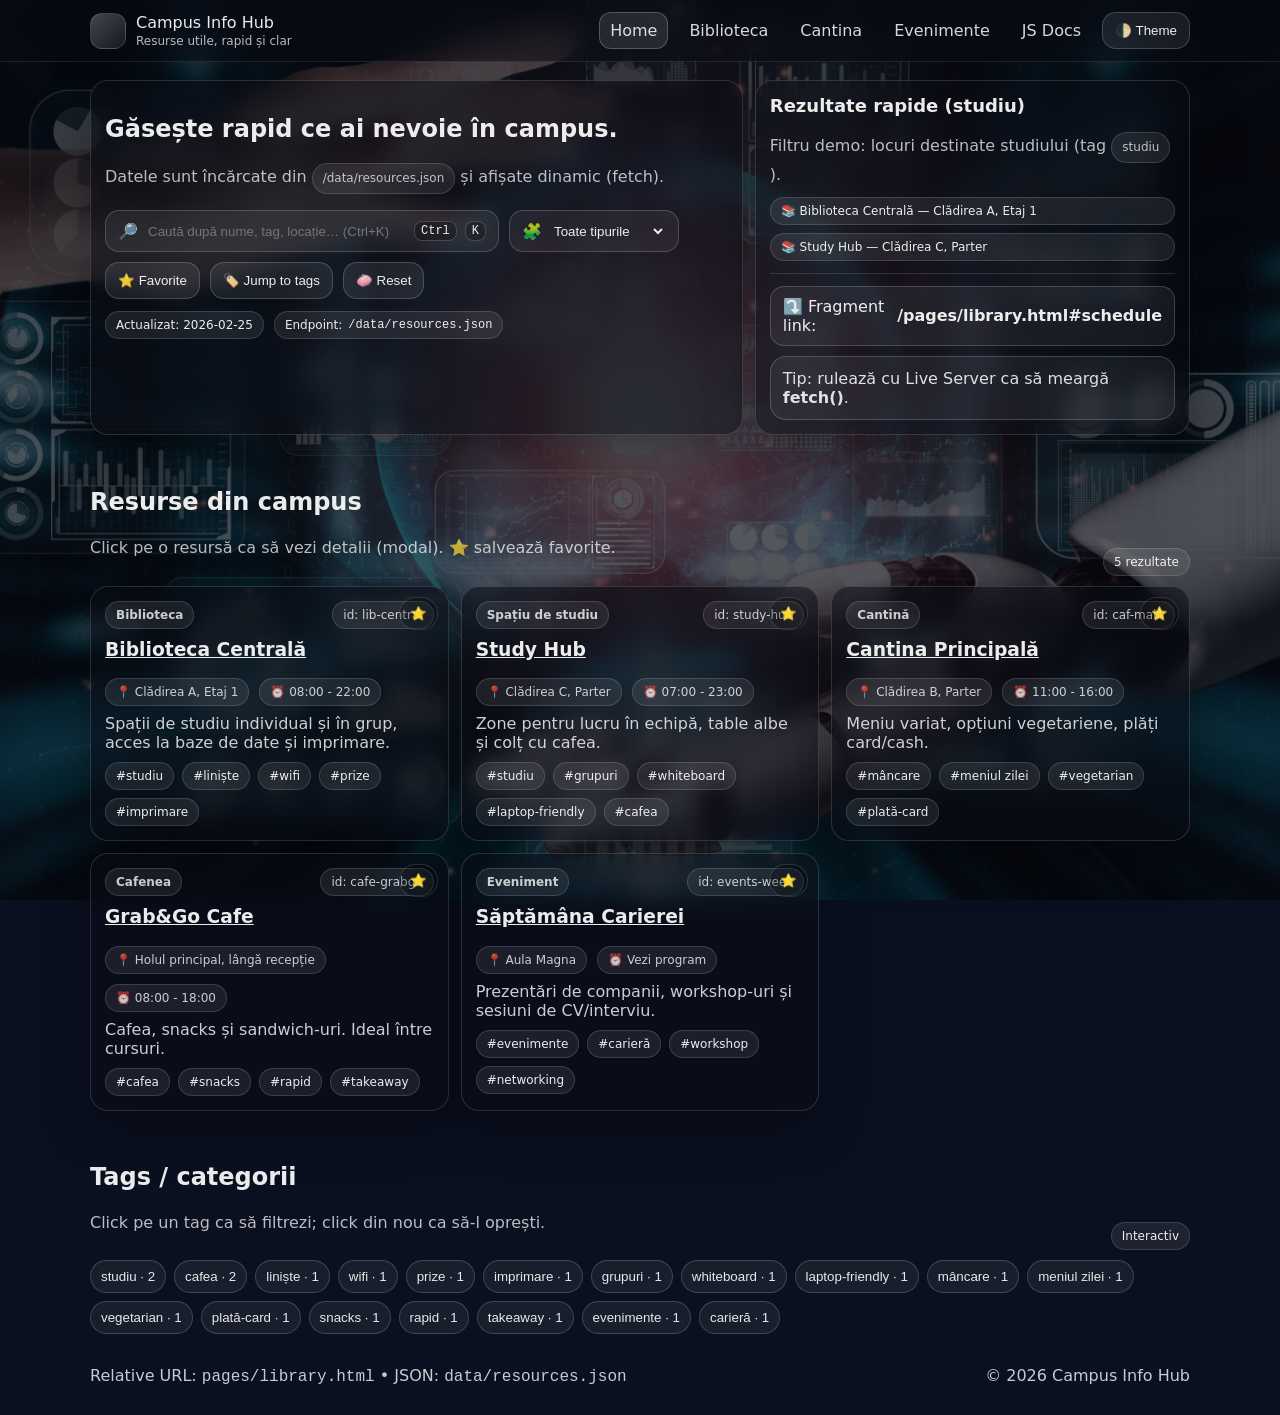
<file: Laborator2/index.html>
<!doctype html>
<html lang="ro">
<head>
  <meta charset="utf-8" />
  <meta name="viewport" content="width=device-width, initial-scale=1" />
  <title>Campus Info Hub</title>
  <link rel="stylesheet" href="assets/css/styles.css" />
</head>
<body style="background-image: url('assets/img/img1.jpg');">
  <a class="skip" href="#main">Sari la conținut</a>

  <header class="topbar">
    <div class="container topbar-inner">
      <a class="brand" href="index.html">
        <span class="logo" aria-hidden="true"></span>
        <div>
          Campus Info Hub
          <small>Resurse utile, rapid și clar</small>
        </div>
      </a>

      <nav class="nav" aria-label="Navigație">
        <a data-page="index.html" href="index.html">Home</a>
        <a data-page="library.html" href="pages/library.html">Biblioteca</a>
        <a data-page="cafeteria.html" href="pages/cafeteria.html">Cantina</a>
        <a data-page="events.html" href="pages/events.html">Evenimente</a>
        <a href="https://www.w3schools.com/js/" target="_blank" rel="noreferrer">JS Docs</a>

        <button class="btn" id="theme" type="button" title="Schimbă tema">🌓 Theme</button>
      </nav>
    </div>
  </header>

  <main id="main" class="container">
    <section class="hero">
      <div class="hero-grid">
        <div class="hero-card">
          <h1>Găsește rapid ce ai nevoie în campus.</h1>
          <p class="subtitle">
            Datele sunt încărcate din <span class="pill">/data/resources.json</span> și afișate dinamic (fetch).
          </p>

          <div class="controls" aria-label="Filtrare resurse">
            <div class="input" title="Shortcut: Ctrl+K">
              🔎 <input id="q" type="search" placeholder="Caută după nume, tag, locație… (Ctrl+K)" />
              <kbd>Ctrl</kbd><kbd>K</kbd>
            </div>

            <div class="select">
              🧩
              <label for="type" class="skip">Tip</label>
              <select id="type">
                <option value="all">Toate tipurile</option>
                <option value="Biblioteca">Biblioteca</option>
                <option value="Spațiu de studiu">Spațiu de studiu</option>
                <option value="Cantină">Cantină</option>
                <option value="Cafenea">Cafenea</option>
                <option value="Eveniment">Eveniment</option>
              </select>
            </div>

            <button class="btn" id="favOnly" type="button" aria-pressed="false">⭐ Favorite</button>
            <button class="btn" id="jumpTags" type="button">🏷️ Jump to tags</button>
            <button class="btn" id="clear" type="button">🧼 Reset</button>
          </div>

          <div style="margin-top:12px; display:flex; gap:10px; flex-wrap:wrap;">
            <span class="pill" id="status">Se încarcă datele…</span>
            <span class="pill">Endpoint: <code>/data/resources.json</code></span>
          </div>
        </div>

        <div class="hero-card">
          <h2 style="margin:0 0 8px; font-size:18px;">Rezultate rapide (studiu)</h2>
          <p class="subtitle" style="margin-bottom:10px;">
            Filtru demo: locuri destinate studiului (tag <span class="pill">studiu</span>).
          </p>
          <div id="studyOnly" style="display:flex; flex-direction:column; gap:8px;"></div>

          <hr class="sep" />

          <a class="anchor" href="pages/library.html#schedule">
            ⤵️ Fragment link: <strong>/pages/library.html#schedule</strong>
          </a>

          <div style="margin-top:10px" class="callout">
            Tip: rulează cu Live Server ca să meargă <strong>fetch()</strong>.
          </div>
        </div>
      </div>
    </section>

    <section class="section" aria-labelledby="resourcesTitle">
      <div class="section-head">
        <div>
          <h2 id="resourcesTitle">Resurse din campus</h2>
          <p class="subtitle">Click pe o resursă ca să vezi detalii (modal). ⭐ salvează favorite.</p>
        </div>
        <div class="pill" id="count">0 rezultate</div>
      </div>

      <div id="grid" class="grid" role="list"></div>
      <div id="skeleton" class="grid skeleton" aria-hidden="true" style="display:none;"></div>
    </section>

    <section class="section" id="tagsSection" aria-labelledby="tagsTitle">
      <div class="section-head">
        <div>
          <h2 id="tagsTitle">Tags / categorii</h2>
          <p class="subtitle">Click pe un tag ca să filtrezi; click din nou ca să-l oprești.</p>
        </div>
        <div class="pill">Interactiv</div>
      </div>

      <div id="tags" class="tags"></div>
    </section>

    <footer class="footer">
      <div class="row">
        <div class="note">
          Relative URL: <code>pages/library.html</code> • JSON: <code>data/resources.json</code>
        </div>
        <div class="note">© 2026 Campus Info Hub</div>
      </div>
    </footer>
  </main>

  <div class="modal" id="modal" aria-hidden="true">
    <div class="modal-card" role="dialog" aria-modal="true" aria-labelledby="modalTitle">
      <button class="modal-close" id="modalClose" type="button" aria-label="Închide">✕</button>

      <div class="modal-head">
        <div class="pill" id="modalType"></div>
        <h2 id="modalTitle" style="margin:8px 0 0;"></h2>
        <div class="modal-meta" id="modalMeta"></div>
      </div>

      <div class="modal-body">
        <p id="modalDesc" class="subtitle" style="margin-top:0;"></p>

        <h3 style="margin:14px 0 8px;">Program</h3>
        <div id="modalSchedule" class="schedule"></div>

        <h3 style="margin:14px 0 8px;">Tags</h3>
        <div id="modalTags" class="tags"></div>

        <div id="modalLinks" style="margin-top:14px;"></div>
      </div>

      <div class="modal-actions">
        <button class="btn" id="modalFav" type="button">⭐ Adaugă la favorite</button>
        <a class="btn" id="modalGo" href="#" title="Deschide pagina resursei">Deschide pagina</a>
      </div>
    </div>
  </div>

  <div id="toast" class="toast" aria-live="polite"></div>
  <script src="assets/js/app.js"></script>
</body>
</html>
</file>
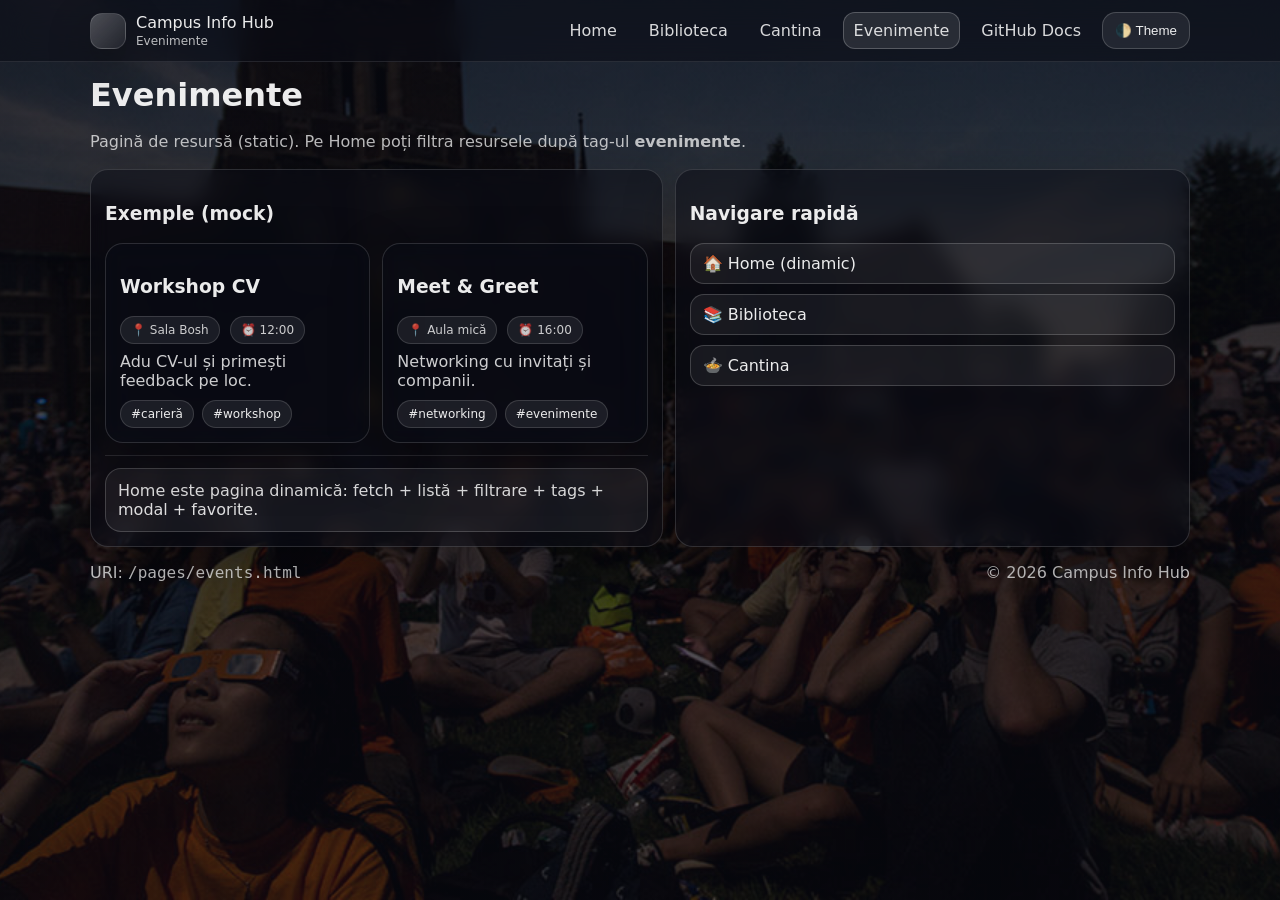
<file: Laborator2/pages/events.html>
<!doctype html>
<html lang="ro">
<head>
  <meta charset="utf-8" />
  <meta name="viewport" content="width=device-width, initial-scale=1" />
  <title>Evenimente • Campus Info Hub</title>
  <link rel="stylesheet" href="../assets/css/styles.css" />
</head>

<body style="background-image: url('../assets/img/img4.jpg');">
  <a class="skip" href="#main">Sari la conținut</a>

  <header class="topbar">
    <div class="container topbar-inner">
      <a class="brand" href="../index.html">
        <span class="logo" aria-hidden="true"></span>
        <div>
          Campus Info Hub
          <small>Evenimente</small>
        </div>
      </a>

      <nav class="nav" aria-label="Navigație">
        <a data-page="index.html" href="../index.html">Home</a>
        <a data-page="library.html" href="library.html">Biblioteca</a>
        <a data-page="cafeteria.html" href="cafeteria.html">Cantina</a>
        <a data-page="events.html" href="events.html">Evenimente</a>

        <a href="https://docs.github.com/en/get-started" target="_blank" rel="noreferrer">GitHub Docs</a>

        <button class="btn" id="theme" type="button">🌓 Theme</button>
      </nav>
    </div>
  </header>

  <main id="main" class="container">
    <h1 class="page-title">Evenimente</h1>
    <p class="lead">
      Pagină de resursă (static). Pe Home poți filtra resursele după tag-ul <strong>evenimente</strong>.
    </p>

    <div class="two-col">
      <section class="panel">
        <h3>Exemple (mock)</h3>
        <div class="grid" style="grid-template-columns: repeat(2, 1fr);">
          <article class="card">
            <h3>Workshop CV</h3>
            <div class="meta">
              <span class="badge">📍 Sala Bosh</span>
              <span class="badge">⏰ 12:00</span>
            </div>
            <div class="details">Adu CV-ul și primești feedback pe loc.</div>
            <div class="tags">
              <span class="pill">#carieră</span>
              <span class="pill">#workshop</span>
            </div>
          </article>

          <article class="card">
            <h3>Meet &amp; Greet</h3>
            <div class="meta">
              <span class="badge">📍 Aula mică</span>
              <span class="badge">⏰ 16:00</span>
            </div>
            <div class="details">Networking cu invitați și companii.</div>
            <div class="tags">
              <span class="pill">#networking</span>
              <span class="pill">#evenimente</span>
            </div>
          </article>
        </div>

        <hr class="sep" />
        <div class="callout">
          Home este pagina dinamică: fetch + listă + filtrare + tags + modal + favorite.
        </div>
      </section>

      <aside class="panel">
        <h3>Navigare rapidă</h3>
        <div style="display:flex; flex-direction:column; gap:10px;">
          <a class="anchor" href="../index.html">🏠 Home (dinamic)</a>
          <a class="anchor" href="library.html">📚 Biblioteca</a>
          <a class="anchor" href="cafeteria.html">🍲 Cantina</a>
        </div>
      </aside>
    </div>

    <footer class="footer">
      <div class="row">
        <div class="note">URI: <code>/pages/events.html</code></div>
        <div class="note">© 2026 Campus Info Hub</div>
      </div>
    </footer>
  </main>

  <div id="toast" class="toast" aria-live="polite"></div>
  <script src="../assets/js/app.js"></script>
</body>
</html>
</file>
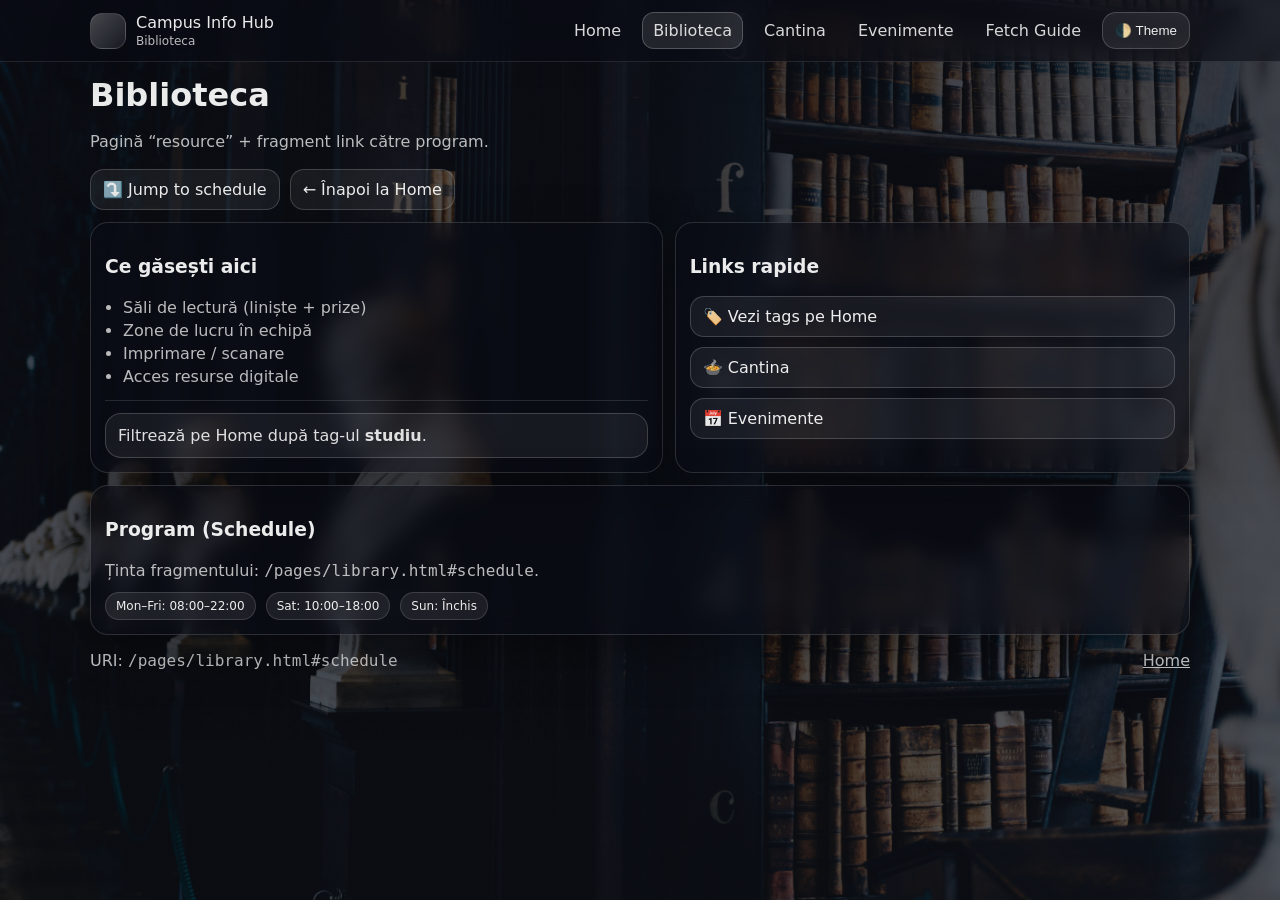
<file: Laborator2/pages/library.html>
<!doctype html>
<html lang="ro">
<head>
  <meta charset="utf-8" />
  <meta name="viewport" content="width=device-width, initial-scale=1" />
  <title>Biblioteca • Campus Info Hub</title>
  <link rel="stylesheet" href="../assets/css/styles.css" />
</head>

<body style="background-image: url('../assets/img/img2.jpg');">
  <a class="skip" href="#main">Sari la conținut</a>

  <header class="topbar">
    <div class="container topbar-inner">
      <a class="brand" href="../index.html">
        <span class="logo" aria-hidden="true"></span>
        <div>
          Campus Info Hub
          <small>Biblioteca</small>
        </div>
      </a>

      <nav class="nav" aria-label="Navigație">
        <a data-page="index.html" href="../index.html">Home</a>
        <a data-page="library.html" href="library.html">Biblioteca</a>
        <a data-page="cafeteria.html" href="cafeteria.html">Cantina</a>
        <a data-page="events.html" href="events.html">Evenimente</a>
        <a href="https://javascript.info/fetch" target="_blank" rel="noreferrer">Fetch Guide</a>

        <button class="btn" id="theme" type="button">🌓 Theme</button>
      </nav>
    </div>
  </header>

  <main id="main" class="container">
    <h1 class="page-title">Biblioteca</h1>
    <p class="lead">Pagină “resource” + fragment link către program.</p>

    <div style="display:flex; gap:10px; flex-wrap:wrap; margin-bottom:12px;">
      <a class="anchor" href="#schedule">⤵️ Jump to schedule</a>
      <a class="anchor" href="../index.html">← Înapoi la Home</a>
    </div>

    <div class="two-col">
      <section class="panel">
        <h3>Ce găsești aici</h3>
        <ul class="lead" style="margin:0; padding-left:18px;">
          <li>Săli de lectură (liniște + prize)</li>
          <li>Zone de lucru în echipă</li>
          <li>Imprimare / scanare</li>
          <li>Acces resurse digitale</li>
        </ul>

        <hr class="sep" />
        <div class="callout">
          Filtrează pe Home după tag-ul <strong>studiu</strong>.
        </div>
      </section>

      <aside class="panel">
        <h3>Links rapide</h3>
        <div style="display:flex; flex-direction:column; gap:10px;">
          <a class="anchor" href="../index.html#tagsSection">🏷️ Vezi tags pe Home</a>
          <a class="anchor" href="cafeteria.html">🍲 Cantina</a>
          <a class="anchor" href="events.html">📅 Evenimente</a>
        </div>
      </aside>
    </div>

    <section class="panel" id="schedule" style="margin-top:12px;">
      <h3>Program (Schedule)</h3>
      <p class="lead" style="margin:0 0 10px;">
        Ținta fragmentului: <code>/pages/library.html#schedule</code>.
      </p>

      <div style="display:flex; gap:10px; flex-wrap:wrap;">
        <span class="pill">Mon–Fri: 08:00–22:00</span>
        <span class="pill">Sat: 10:00–18:00</span>
        <span class="pill">Sun: Închis</span>
      </div>
    </section>

    <footer class="footer">
      <div class="row">
        <div class="note">URI: <code>/pages/library.html#schedule</code></div>
        <div class="note"><a href="../index.html">Home</a></div>
      </div>
    </footer>
  </main>

  <div id="toast" class="toast" aria-live="polite"></div>
  <script src="../assets/js/app.js"></script>
</body>
</html>
</file>
<file: Laborator2/assets/css/styles.css>
:root{
  --bg:#0b1020;
  --text:rgba(255,255,255,.92);
  --muted:rgba(255,255,255,.72);
  --glass:rgba(10,12,20,.55);
  --glass2:rgba(255,255,255,.08);
  --stroke:rgba(255,255,255,.14);
}

*{box-sizing:border-box}
html,body{height:100%}
body{
  margin:0;
  font-family:system-ui,-apple-system,Segoe UI,Roboto,Arial,sans-serif;
  color:var(--text);
  background-color:var(--bg);
  background-size:cover;
  background-position:center;
  background-repeat:no-repeat;
  background-attachment:scroll;
}
body::before{
  content:"";
  position:fixed;
  inset:0;
  background:linear-gradient(to bottom,rgba(8,10,18,.75),rgba(8,10,18,.65));
  z-index:-1;
}

a{color:inherit}
code{font-family:ui-monospace,SFMono-Regular,Menlo,Consolas,monospace}

.container{
  width:min(1100px,92vw);
  margin:0 auto;
}

.skip{
  position:absolute;
  left:-9999px;
  top:auto;
  width:1px;
  height:1px;
  overflow:hidden;
}
.skip:focus{
  left:12px;
  top:12px;
  width:auto;
  height:auto;
  padding:10px 12px;
  border-radius:12px;
  background:rgba(0,0,0,.55);
  border:1px solid var(--stroke);
  z-index:9999;
}

.topbar{
  position:sticky;
  top:0;
  backdrop-filter:blur(14px);
  -webkit-backdrop-filter:blur(14px);
  background:rgba(10,12,20,.55);
  border-bottom:1px solid rgba(255,255,255,.10);
  z-index:50;
}
.topbar-inner{
  display:flex;
  align-items:center;
  justify-content:space-between;
  gap:16px;
  padding:12px 0;
}

.brand{
  text-decoration:none;
  display:flex;
  gap:10px;
  align-items:center;
}
.logo{
  width:36px;
  height:36px;
  border-radius:12px;
  background:linear-gradient(135deg,rgba(255,255,255,.25),rgba(255,255,255,.06));
  border:1px solid var(--stroke);
  box-shadow:0 16px 40px rgba(0,0,0,.35);
}
.brand small{
  display:block;
  color:var(--muted);
  font-size:12px;
  margin-top:2px;
}

.nav{
  display:flex;
  align-items:center;
  gap:10px;
  flex-wrap:wrap;
  justify-content:flex-end;
}
.nav a{
  text-decoration:none;
  padding:8px 10px;
  border-radius:12px;
  border:1px solid transparent;
  color:rgba(255,255,255,.84);
}
.nav a:hover{
  border-color:rgba(255,255,255,.18);
  background:rgba(255,255,255,.06);
}
.nav a.active{
  border-color:rgba(255,255,255,.22);
  background:rgba(255,255,255,.10);
}

.btn{
  border:1px solid rgba(255,255,255,.18);
  background:rgba(255,255,255,.08);
  color:var(--text);
  border-radius:14px;
  padding:10px 12px;
  cursor:pointer;
  text-decoration:none;
  display:inline-flex;
  align-items:center;
  gap:8px;
}
.btn:hover{background:rgba(255,255,255,.12)}
.btn.active{
  border-color:rgba(255,255,255,.28);
  background:rgba(255,255,255,.14);
}

.hero{padding:18px 0}
.hero-grid{
  display:grid;
  grid-template-columns:1.2fr .8fr;
  gap:12px;
}
@media (max-width:900px){
  .hero-grid{grid-template-columns:1fr}
}

.hero-card,.panel,.card{
  backdrop-filter:blur(10px);
  -webkit-backdrop-filter:blur(10px);
  background:var(--glass);
  border:1px solid var(--stroke);
  border-radius:18px;
  box-shadow:0 18px 50px rgba(0,0,0,.35);
  padding:14px;
}

.page-title{margin:14px 0 6px}
.lead,.subtitle{
  color:var(--muted);
  line-height:1.45;
}

.controls{
  display:flex;
  gap:10px;
  flex-wrap:wrap;
  margin-top:12px;
}
.input,.select{
  display:flex;
  align-items:center;
  gap:8px;
  border:1px solid rgba(255,255,255,.18);
  background:rgba(255,255,255,.06);
  padding:10px 12px;
  border-radius:14px;
}
.input input{
  border:0;
  outline:none;
  background:transparent;
  color:var(--text);
  min-width:260px;
}
@media (max-width:520px){
  .input input{min-width:140px}
}
.select select{
  border:0;
  outline:none;
  background:transparent;
  color:var(--text);
}

kbd{
  border:1px solid rgba(255,255,255,.18);
  background:rgba(0,0,0,.25);
  padding:2px 6px;
  border-radius:8px;
  font-size:12px;
}

.section{padding:10px 0 16px}
.section-head{
  display:flex;
  align-items:flex-end;
  justify-content:space-between;
  gap:12px;
  margin:6px 0 10px;
}

.grid{
  display:grid;
  grid-template-columns:repeat(3,1fr);
  gap:12px;
}
@media (max-width:950px){
  .grid{grid-template-columns:repeat(2,1fr)}
}
@media (max-width:620px){
  .grid{grid-template-columns:1fr}
}

.meta{
  display:flex;
  gap:10px;
  flex-wrap:wrap;
  color:rgba(255,255,255,.78);
}
.badge,.pill{
  display:inline-flex;
  align-items:center;
  gap:6px;
  padding:6px 10px;
  border-radius:999px;
  background:var(--glass2);
  border:1px solid var(--stroke);
  font-size:12px;
}

.details{
  margin-top:8px;
  color:rgba(255,255,255,.80);
}

.tags{
  display:flex;
  flex-wrap:wrap;
  gap:8px;
  margin-top:10px;
}

.tag{
  border:1px solid rgba(255,255,255,.18);
  background:rgba(255,255,255,.06);
  color:rgba(255,255,255,.90);
  padding:8px 10px;
  border-radius:999px;
  cursor:pointer;
}
.tag:hover{background:rgba(255,255,255,.10)}
.tag.active{
  background:rgba(255,255,255,.14);
  border-color:rgba(255,255,255,.28);
}

.pill.clickable{
  cursor:pointer;
  user-select:none;
}
.pill.clickable:hover{border-color:rgba(255,255,255,.28)}

.card{
  transform:translateY(0) scale(1);
  transition:transform .18s ease,box-shadow .18s ease,border-color .18s ease;
  position:relative;
  overflow:hidden;
}
.card::before{
  content:"";
  position:absolute;
  inset:-2px;
  background:radial-gradient(600px circle at var(--mx,50%) var(--my,50%),rgba(255,255,255,.18),transparent 40%);
  opacity:0;
  transition:opacity .18s ease;
  pointer-events:none;
}
.card:hover{
  transform:translateY(-4px) scale(1.01);
  border-color:rgba(255,255,255,.26);
  box-shadow:0 25px 70px rgba(0,0,0,.45);
}
.card:hover::before{opacity:1}

.card .fav{
  position:absolute;
  top:10px;
  right:10px;
  border:1px solid var(--stroke);
  background:rgba(0,0,0,.25);
  border-radius:999px;
  padding:8px 10px;
  cursor:pointer;
  transition:transform .12s ease,background .12s ease;
}
.card .fav:hover{transform:scale(1.05);background:rgba(0,0,0,.35)}
.card .fav.active{background:rgba(255,215,0,.22)}

.two-col{
  display:grid;
  grid-template-columns:1fr .9fr;
  gap:12px;
}
@media (max-width:900px){
  .two-col{grid-template-columns:1fr}
}

.sep{
  border:0;
  border-top:1px solid rgba(255,255,255,.12);
  margin:12px 0;
}

.anchor{
  text-decoration:none;
  border:1px solid rgba(255,255,255,.18);
  background:rgba(255,255,255,.06);
  padding:10px 12px;
  border-radius:14px;
  display:inline-flex;
  gap:8px;
  align-items:center;
}
.anchor:hover{background:rgba(255,255,255,.10)}

.callout{
  padding:12px;
  border-radius:16px;
  border:1px solid rgba(255,255,255,.18);
  background:rgba(255,255,255,.06);
  color:rgba(255,255,255,.86);
}

.footer{padding:16px 0 30px}
.footer .row{
  display:flex;
  justify-content:space-between;
  gap:10px;
  flex-wrap:wrap;
  color:rgba(255,255,255,.78);
}
.note{color:rgba(255,255,255,.78)}

.toast{
  position:fixed;
  left:50%;
  bottom:18px;
  transform:translateX(-50%);
  padding:10px 12px;
  border-radius:14px;
  background:rgba(0,0,0,.55);
  border:1px solid rgba(255,255,255,.16);
  box-shadow:0 16px 45px rgba(0,0,0,.45);
  opacity:0;
  pointer-events:none;
  transition:opacity .18s ease,transform .18s ease;
}
.toast.show{
  opacity:1;
  transform:translateX(-50%) translateY(-2px);
}

.skeleton .card{
  min-height:155px;
  background:rgba(255,255,255,.06);
  position:relative;
  overflow:hidden;
}
.skeleton .card::after{
  content:"";
  position:absolute;
  inset:0;
  background:linear-gradient(90deg,transparent,rgba(255,255,255,.12),transparent);
  transform:translateX(-100%);
  animation:shimmer 1.1s infinite;
}
@keyframes shimmer{to{transform:translateX(100%)}}

body.modal-open{overflow:hidden}

.modal{
  position:fixed;
  inset:0;
  display:none;
  place-items:center;
  background:rgba(0,0,0,.55);
  padding:18px;
  z-index:999;
}
.modal.show{display:grid}

.modal-card{
  width:min(860px,96vw);
  max-height:min(85vh,900px);
  overflow:auto;
  border-radius:18px;
  background:rgba(12,14,24,.75);
  border:1px solid rgba(255,255,255,.16);
  backdrop-filter:blur(14px);
  -webkit-backdrop-filter:blur(14px);
  box-shadow:0 30px 90px rgba(0,0,0,.6);
  padding:16px;
  position:relative;
}
.modal-close{
  position:absolute;
  top:12px;
  right:12px;
  border:1px solid rgba(255,255,255,.16);
  background:rgba(0,0,0,.25);
  border-radius:12px;
  padding:8px 10px;
  cursor:pointer;
}
.modal-meta{
  display:flex;
  gap:10px;
  flex-wrap:wrap;
  margin-top:10px;
}
.schedule{
  display:flex;
  flex-wrap:wrap;
  gap:10px;
}
.modal-actions{
  display:flex;
  gap:10px;
  flex-wrap:wrap;
  margin-top:16px;
  justify-content:flex-end;
}

body.light{
  --bg:#f2f5fb;
  --text:rgba(10,12,20,.92);
  --muted:rgba(10,12,20,.70);
  --glass:rgba(255,255,255,.75);
  --glass2:rgba(0,0,0,.05);
  --stroke:rgba(0,0,0,.10);
  background-color:var(--bg);
}
body.light .topbar{
  background:rgba(255,255,255,.75);
  border-bottom-color:rgba(0,0,0,.08);
}
body.light .toast{
  background:rgba(255,255,255,.82);
  border-color:rgba(0,0,0,.12);
  color:rgba(10,12,20,.92);
}
</file>
